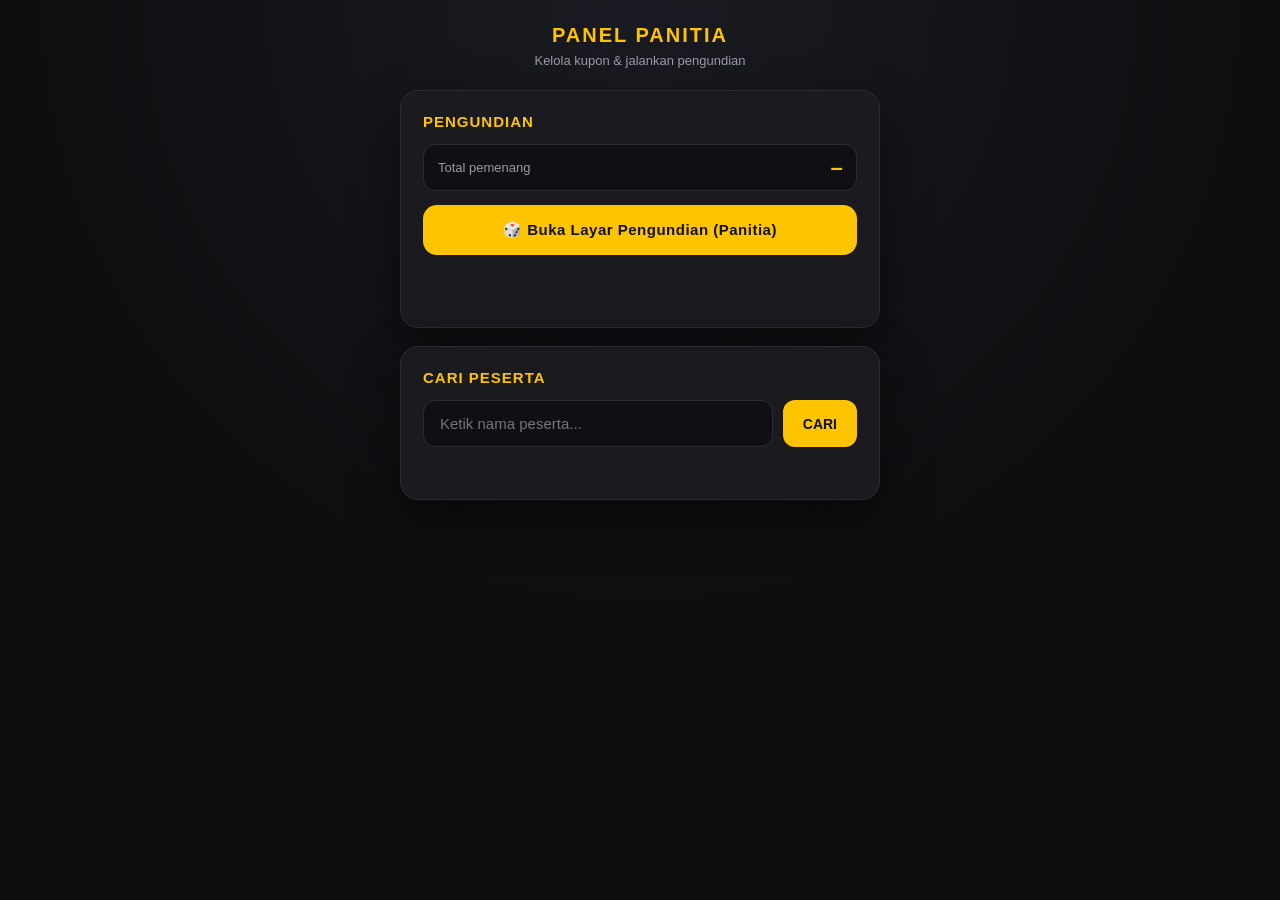
<file: admin.html>
<!DOCTYPE html>
<html lang="id">
<head>
<meta charset="UTF-8">
<meta name="viewport" content="width=device-width, initial-scale=1.0">
<title>Panel Panitia</title>
<style>
  * { box-sizing: border-box; margin: 0; padding: 0; }
  :root {
    --card: #1a1a1f; --border: #2c2c34; --accent: #ffc400;
    --text: #f5f5f5; --muted: #9a9aa5; --danger: #ff5c5c; --ok: #4ade80;
  }
  body {
    font-family: -apple-system, BlinkMacSystemFont, "Segoe UI", Roboto, Arial, sans-serif;
    background: radial-gradient(circle at top, #1a1a22 0%, #0d0d0f 60%);
    color: var(--text); min-height: 100vh;
    display: flex; align-items: flex-start; justify-content: center; padding: 24px;
  }
  .container { width: 100%; max-width: 480px; }

  .header { text-align: center; margin-bottom: 22px; }
  .header h1 { font-size: 20px; letter-spacing: 2px; font-weight: 800; color: var(--accent); }
  .subtitle { margin-top: 6px; font-size: 13px; color: var(--muted); }

  .card {
    background: var(--card); border: 1px solid var(--border); border-radius: 18px;
    padding: 22px; box-shadow: 0 20px 50px rgba(0,0,0,.45); margin-bottom: 18px;
  }

  h2.section-title {
    font-size: 15px; font-weight: 800; color: var(--accent);
    margin-bottom: 14px; letter-spacing: 1px;
  }

  .search-row { display: flex; gap: 10px; }
  .search-row input {
    flex: 1; padding: 14px 16px; border-radius: 12px; border: 1px solid var(--border);
    background: #101014; color: var(--text); font-size: 15px; outline: none;
  }
  .search-row input:focus { border-color: var(--accent); box-shadow: 0 0 0 3px rgba(255,196,0,.15); }
  .search-row button {
    padding: 0 20px; border: none; border-radius: 12px; background: var(--accent);
    color: #111; font-weight: 700; font-size: 14px; cursor: pointer;
  }
  .search-row button:hover { background: #ffd23f; }

  .message { margin-top: 12px; font-size: 13px; text-align: center; min-height: 18px; }
  .message.error { color: var(--danger); }
  .message.ok    { color: var(--ok); }
  .message.info  { color: var(--muted); }

  .result-list { margin-top: 16px; display: flex; flex-direction: column; gap: 12px; }

  .peserta-item {
    border: 1px solid var(--border); border-radius: 14px; padding: 16px;
    background: #101014;
  }
  .peserta-head { display: flex; justify-content: space-between; align-items: center; gap: 10px; }
  .peserta-nama { font-size: 16px; font-weight: 700; color: var(--text); word-break: break-word; }
  .peserta-kupon {
    font-size: 12px; color: var(--accent); white-space: nowrap;
    border: 1px solid var(--accent); border-radius: 999px; padding: 4px 10px;
  }
  .peserta-id { font-size: 11px; color: var(--muted); margin-top: 4px; }

  .nomor-box {
    margin-top: 10px; display: flex; flex-wrap: wrap; gap: 6px;
  }
  .nomor-chip {
    font-size: 12px; letter-spacing: 1px; font-weight: 700; color: var(--accent);
    background: rgba(255,196,0,.1); border-radius: 6px; padding: 4px 8px;
    font-family: monospace;
  }
  .nomor-empty { font-size: 12px; color: var(--muted); }

  .btn-add {
    margin-top: 14px; width: 100%; padding: 13px; border: none; border-radius: 12px;
    background: var(--accent); color: #111; font-weight: 700; font-size: 14px;
    letter-spacing: .5px; cursor: pointer; transition: background .2s, transform .1s;
  }
  .btn-add:hover { background: #ffd23f; }
  .btn-add:active { transform: scale(.98); }
  .btn-add:disabled { opacity: .6; cursor: not-allowed; }

  .loader { text-align: center; color: var(--muted); font-size: 13px; padding: 16px; }

  /* ====== PENGUNDIAN ====== */
  .undian-info {
    display: flex; justify-content: space-between; align-items: center;
    font-size: 13px; color: var(--muted); margin-bottom: 14px;
    background: #101014; border: 1px solid var(--border);
    border-radius: 12px; padding: 12px 14px;
  }
  .undian-info strong { color: var(--accent); font-size: 18px; font-family: monospace; }

  .btn-screen {
    display: block; width: 100%; text-align: center; text-decoration: none;
    padding: 16px; border-radius: 14px;
    background: var(--accent); color: #111;
    font-weight: 800; font-size: 15px; letter-spacing: .5px;
    cursor: pointer; transition: background .2s, transform .1s;
  }
  .btn-screen:hover { background: #ffd23f; }
  .btn-screen:active { transform: scale(.98); }

  .pemenang-terakhir {
    margin-top: 14px; font-size: 13px; color: var(--muted);
    text-align: center; min-height: 36px;
  }
  .pemenang-terakhir b { color: var(--accent); font-family: monospace; letter-spacing: 1px; }
  .pemenang-terakhir .p-nama { color: var(--text); font-weight: 700; }
</style>
</head>
<body>

<div class="container">

  <header class="header">
    <h1>PANEL PANITIA</h1>
    <p class="subtitle">Kelola kupon &amp; jalankan pengundian</p>
  </header>

  <!-- ====== PENGUNDIAN (hanya link, tanpa tombol tarik) ====== -->
  <section class="card">
    <h2 class="section-title">PENGUNDIAN</h2>

    <div class="undian-info">
      <span>Total pemenang</span>
      <strong id="totalPemenang">–</strong>
    </div>

    <a id="btnLayar" class="btn-screen" href="undian.html?mode=panitia" target="_blank" rel="noopener">
      🎲 Buka Layar Pengundian (Panitia)
    </a>

    <div class="pemenang-terakhir" id="pemenangTerakhir"></div>
  </section>

  <!-- ====== CARI PESERTA ====== -->
  <section class="card">
    <h2 class="section-title">CARI PESERTA</h2>
    <div class="search-row">
      <input id="q" type="text" placeholder="Ketik nama peserta..." maxlength="60">
      <button id="btnCari" type="button">CARI</button>
    </div>
    <div id="message" class="message"></div>
  </section>

  <section class="card" id="resultCard" style="display:none;">
    <h2 class="section-title">HASIL PENCARIAN</h2>
    <div class="result-list" id="resultList"></div>
  </section>

</div>

<script>
  var API_URL = "https://script.google.com/macros/s/AKfycbyg3sDxkMVUHMQbQGFZIXdOfhm2VACuM-rr8FMYO12eBlpEa3REXJ-ctN5HlqXok1lCUw/exec";

  // >>> TAMBAHAN: jumlah kupon per klik (samakan dgn Code.gs)
  var KUPON_PER_KLIK = 5;

  window.addEventListener("DOMContentLoaded", function () {
    var elQ       = document.getElementById("q");
    var btnCari   = document.getElementById("btnCari");
    var elMsg     = document.getElementById("message");
    var resCard   = document.getElementById("resultCard");
    var resList   = document.getElementById("resultList");

    var elTotal    = document.getElementById("totalPemenang");
    var elTerakhir = document.getElementById("pemenangTerakhir");

    btnCari.addEventListener("click", cari);
    elQ.addEventListener("keydown", function (e) { if (e.key === "Enter") cari(); });

    function setMessage(text, type) {
      elMsg.textContent = text;
      elMsg.className = "message" + (type ? " " + type : "");
    }

    function apiPost(payload) {
      return fetch(API_URL, {
        method: "POST",
        headers: { "Content-Type": "text/plain;charset=utf-8" },
        body: JSON.stringify(payload)
      }).then(function (r) { return r.json(); });
    }

    /* ================= CARI PESERTA ================= */
    function cari() {
      var q = elQ.value.trim();
      if (!q) { setMessage("Ketik nama dulu.", "error"); return; }

      setMessage("Mencari...", "info");
      btnCari.disabled = true;

      apiPost({ aksi: "cariPeserta", q: q })
        .then(function (data) {
          btnCari.disabled = false;
          if (!data.success) { setMessage(data.message || "Gagal.", "error"); return; }

          if (!data.hasil || data.hasil.length === 0) {
            resCard.style.display = "none";
            setMessage("Tidak ada peserta dengan nama itu.", "error");
            return;
          }

          setMessage(data.hasil.length + " peserta ditemukan.", "ok");
          renderHasil(data.hasil);
        })
        .catch(function (err) {
          console.error(err);
          btnCari.disabled = false;
          setMessage("Gagal terhubung ke server.", "error");
        });
    }

    function renderHasil(list) {
      resList.innerHTML = "";
      resCard.style.display = "block";

      list.forEach(function (p) {
        var item = document.createElement("div");
        item.className = "peserta-item";

        var head = document.createElement("div");
        head.className = "peserta-head";

        var nama = document.createElement("div");
        nama.className = "peserta-nama";
        nama.textContent = p.nama;

        var kupon = document.createElement("div");
        kupon.className = "peserta-kupon";
        kupon.textContent = p.jumlahKupon + " kupon";

        head.appendChild(nama);
        head.appendChild(kupon);

        var idEl = document.createElement("div");
        idEl.className = "peserta-id";
        idEl.textContent = p.idPeserta;

        var nomorBox = document.createElement("div");
        nomorBox.className = "nomor-box";

        if (p.nomorUndianList && p.nomorUndianList.length) {
          p.nomorUndianList.forEach(function (n) {
            var chip = document.createElement("span");
            chip.className = "nomor-chip";
            chip.textContent = n;
            nomorBox.appendChild(chip);
          });
        } else {
          var empty = document.createElement("span");
          empty.className = "nomor-empty";
          empty.textContent = "Belum ada kupon";
          nomorBox.appendChild(empty);
        }

        var btn = document.createElement("button");
        btn.className = "btn-add";
        btn.type = "button";
        btn.textContent = "＋ Tambah " + KUPON_PER_KLIK + " Kupon";
        btn.addEventListener("click", function () {
          tambahKupon(p, btn);
        });

        item.appendChild(head);
        item.appendChild(idEl);
        item.appendChild(nomorBox);
        item.appendChild(btn);
        resList.appendChild(item);
      });
    }

    function tambahKupon(p, btn) {
      btn.disabled = true;
      btn.textContent = "MEMPROSES...";
      setMessage("Menambah " + KUPON_PER_KLIK + " kupon untuk " + p.nama + "...", "info");

      apiPost({ aksi: "tambahKupon", idPeserta: p.idPeserta })
        .then(function (data) {
          if (!data.success) {
            setMessage(data.message || "Gagal menambah kupon.", "error");
            btn.disabled = false;
            btn.textContent = "＋ Tambah " + KUPON_PER_KLIK + " Kupon";
            return;
          }
          setMessage(data.message + " (total " + data.totalKupon + " kupon)", "ok");

          p.jumlahKupon  = data.totalKupon;
          p.nomorUndianList = (p.nomorUndianList || []).concat(data.nomorBaru);

          var item = btn.closest(".peserta-item");
          item.querySelector(".peserta-kupon").textContent = p.jumlahKupon + " kupon";

          var nomorBox = item.querySelector(".nomor-box");
          var empty = nomorBox.querySelector(".nomor-empty");
          if (empty) empty.remove();
          data.nomorBaru.forEach(function (n) {
            var chip = document.createElement("span");
            chip.className = "nomor-chip";
            chip.textContent = n;
            nomorBox.appendChild(chip);
          });

          btn.disabled = false;
          btn.textContent = "＋ Tambah " + KUPON_PER_KLIK + " Kupon";
        })
        .catch(function (err) {
          console.error(err);
          setMessage("Gagal terhubung ke server.", "error");
          btn.disabled = false;
          btn.textContent = "＋ Tambah " + KUPON_PER_KLIK + " Kupon";
        });
    }

    /* ================= UNDIAN (statistik saja) ================= */
    function muatStatistikUndian() {
      apiPost({ aksi: "riwayatPemenang" })
        .then(function (data) {
          if (!data.success) return;
          var list = data.pemenang || [];
          elTotal.textContent = list.length;

          if (list.length > 0) {
            var t = list[list.length - 1];
            elTerakhir.innerHTML =
              'Pemenang terakhir: <b>' + t.nomorUndian + '</b> ' +
              '<span class="p-nama">' + t.nama + '</span>';
          } else {
            elTerakhir.textContent = "Belum ada pemenang.";
          }
        })
        .catch(function () { /* abaikan */ });
    }

    // Muat statistik saat halaman dibuka
    muatStatistikUndian();
  });
</script>

</body>
</html>
</file>
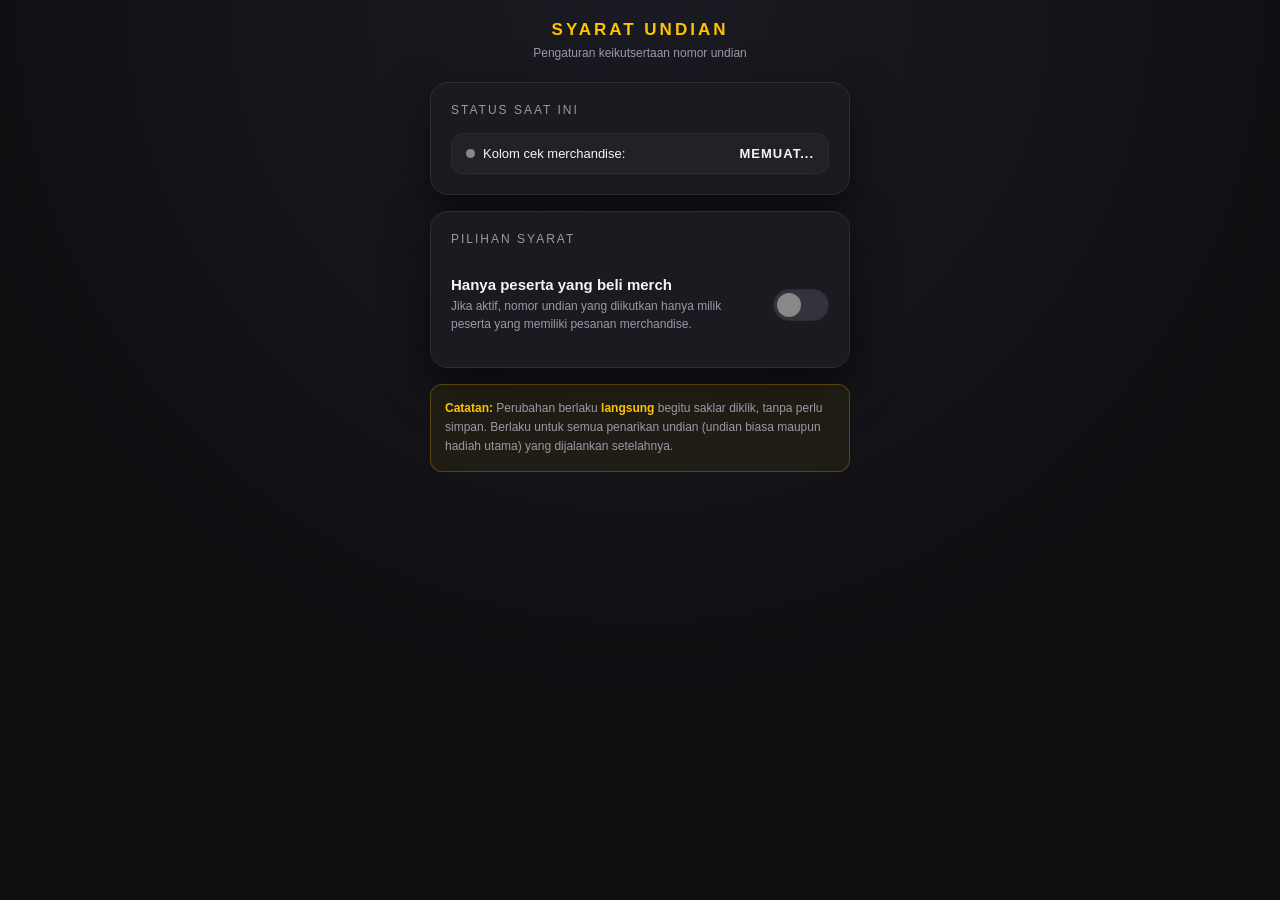
<file: syarat.html>
<!DOCTYPE html>
<html lang="id">
<head>
<meta charset="UTF-8">
<meta name="viewport" content="width=device-width, initial-scale=1.0, maximum-scale=1.0, user-scalable=no">
<title>Syarat Undian</title>
<style>
  * { box-sizing: border-box; margin: 0; padding: 0; }
  :root {
    --bg: #0f0f12; --card: #1a1a20; --border: #2c2c34;
    --accent: #ffc400; --text: #f5f5f5; --muted: #9a9aa5; --ok: #4ade80;
  }
  body {
    font-family: -apple-system, BlinkMacSystemFont, "Segoe UI", Roboto, Arial, sans-serif;
    background: radial-gradient(circle at top, #1a1a22 0%, #0f0f12 65%);
    color: var(--text); min-height: 100vh; padding: 20px;
    display: flex; flex-direction: column; align-items: center;
  }
  .container { width: 100%; max-width: 420px; }
  .header { text-align: center; margin-bottom: 22px; }
  .header h1 { font-size: 17px; letter-spacing: 3px; font-weight: 800; color: var(--accent); }
  .header .sub { margin-top: 6px; font-size: 12px; color: var(--muted); }
  .card {
    background: var(--card); border: 1px solid var(--border);
    border-radius: 18px; padding: 20px; margin-bottom: 16px;
    box-shadow: 0 18px 45px rgba(0,0,0,.5);
  }
  .card-title { font-size: 12px; letter-spacing: 2px; color: var(--muted); margin-bottom: 16px; }
  .switch-row {
    display: flex; align-items: center; justify-content: space-between;
    gap: 16px; padding: 14px 0;
  }
  .switch-label { flex: 1; min-width: 0; }
  .switch-label .t { font-size: 15px; font-weight: 700; }
  .switch-label .d { font-size: 12px; color: var(--muted); margin-top: 4px; line-height: 1.5; }
  .switch {
    position: relative; width: 56px; height: 32px; flex-shrink: 0;
    border-radius: 999px; background: #33333c; border: 1px solid var(--border);
    cursor: pointer; transition: background .25s, border-color .25s;
  }
  .switch::after {
    content: ""; position: absolute; top: 3px; left: 3px;
    width: 24px; height: 24px; border-radius: 50%; background: #888;
    transition: transform .25s, background .25s;
  }
  .switch.on { background: rgba(74,222,128,.2); border-color: rgba(74,222,128,.6); }
  .switch.on::after { transform: translateX(24px); background: var(--ok); }
  .switch.off { background: rgba(255,92,92,.12); border-color: rgba(255,92,92,.4); }
  .switch.off::after { background: #ff5c5c; }
  .switch:active { transform: scale(.96); }
  .status {
    display: flex; align-items: center; gap: 8px;
    font-size: 13px; padding: 12px 14px; border-radius: 12px;
    background: rgba(255,255,255,.03); border: 1px solid var(--border);
  }
  .dot { width: 9px; height: 9px; border-radius: 50%; background: #888; flex-shrink: 0; }
  .dot.aktif { background: var(--ok); box-shadow: 0 0 10px var(--ok); animation: blink 1.4s infinite; }
  .dot.nonaktif { background: #ff5c5c; }
  @keyframes blink { 0%,100% { opacity: 1; } 50% { opacity: .35; } }
  .status b { color: var(--text); }
  .status .val { margin-left: auto; font-weight: 800; letter-spacing: 1px; }
  .val.aktif { color: var(--ok); }
  .val.nonaktif { color: #ff5c5c; }
  .info {
    font-size: 12px; color: var(--muted); line-height: 1.6;
    background: rgba(255,196,0,.06); border: 1px solid rgba(255,196,0,.25);
    border-radius: 12px; padding: 14px;
  }
  .info b { color: var(--accent); }
</style>
</head>
<body>
<div class="container">
  <header class="header">
    <h1>SYARAT UNDIAN</h1>
    <div class="sub">Pengaturan keikutsertaan nomor undian</div>
  </header>

  <div class="card">
    <div class="card-title">STATUS SAAT INI</div>
    <div class="status">
      <span class="dot" id="statDot"></span>
      <span>Kolom cek merchandise:</span>
      <span class="val" id="statVal">MEMUAT...</span>
    </div>
  </div>

  <div class="card">
    <div class="card-title">PILIHAN SYARAT</div>
    <div class="switch-row">
      <div class="switch-label">
        <div class="t">Hanya peserta yang beli merch</div>
        <div class="d">Jika aktif, nomor undian yang diikutkan hanya milik peserta yang memiliki pesanan merchandise.</div>
      </div>
      <div class="switch" id="swMerch" role="switch" aria-checked="false"></div>
    </div>
  </div>

  <div class="info">
    <b>Catatan:</b> Perubahan berlaku <b>langsung</b> begitu saklar diklik, tanpa perlu simpan.
    Berlaku untuk semua penarikan undian (undian biasa maupun hadiah utama) yang dijalankan setelahnya.
  </div>
</div>

<script>
  var API_URL = "https://script.google.com/macros/s/AKfycbyg3sDxkMVUHMQbQGFZIXdOfhm2VACuM-rr8FMYO12eBlpEa3REXJ-ctN5HlqXok1lCUw/exec";

  var swMerch = document.getElementById("swMerch");
  var statDot = document.getElementById("statDot");
  var statVal = document.getElementById("statVal");
  var memuat  = false;

  function renderStatus(aktif) {
    if (aktif) {
      swMerch.classList.add("on");
      swMerch.classList.remove("off");
      swMerch.setAttribute("aria-checked", "true");
      statDot.className = "dot aktif";
      statVal.className = "val aktif";
      statVal.textContent = "AKTIF";
    } else {
      swMerch.classList.add("off");
      swMerch.classList.remove("on");
      swMerch.setAttribute("aria-checked", "false");
      statDot.className = "dot nonaktif";
      statVal.className = "val nonaktif";
      statVal.textContent = "NONAKTIF";
    }
  }

  function ambilStatus() {
    fetch(API_URL, {
      method: "POST",
      headers: { "Content-Type": "text/plain;charset=utf-8" },
      body: JSON.stringify({ aksi: "ambilSyarat" })
    })
    .then(function (r) { return r.json(); })
    .then(function (data) {
      if (data && data.success) renderStatus(!!data.hanyaBeliMerch);
    })
    .catch(function () {});
  }

  function setStatus(aktif) {
    if (memuat) return;
    memuat = true;
    swMerch.style.opacity = ".6";

    fetch(API_URL, {
      method: "POST",
      headers: { "Content-Type": "text/plain;charset=utf-8" },
      body: JSON.stringify({ aksi: "simpanSyarat", hanyaBeliMerch: aktif })
    })
    .then(function (r) { return r.json(); })
    .then(function (data) {
      if (data && data.success) renderStatus(!!data.hanyaBeliMerch);
      else alert("Gagal menyimpan syarat.");
    })
    .catch(function () { alert("Gagal terhubung ke server."); })
    .then(function () {
      memuat = false;
      swMerch.style.opacity = "1";
    });
  }

  swMerch.addEventListener("click", function () {
    setStatus(!swMerch.classList.contains("on"));
  });

  ambilStatus();
</script>
</body>
</html>
</file>
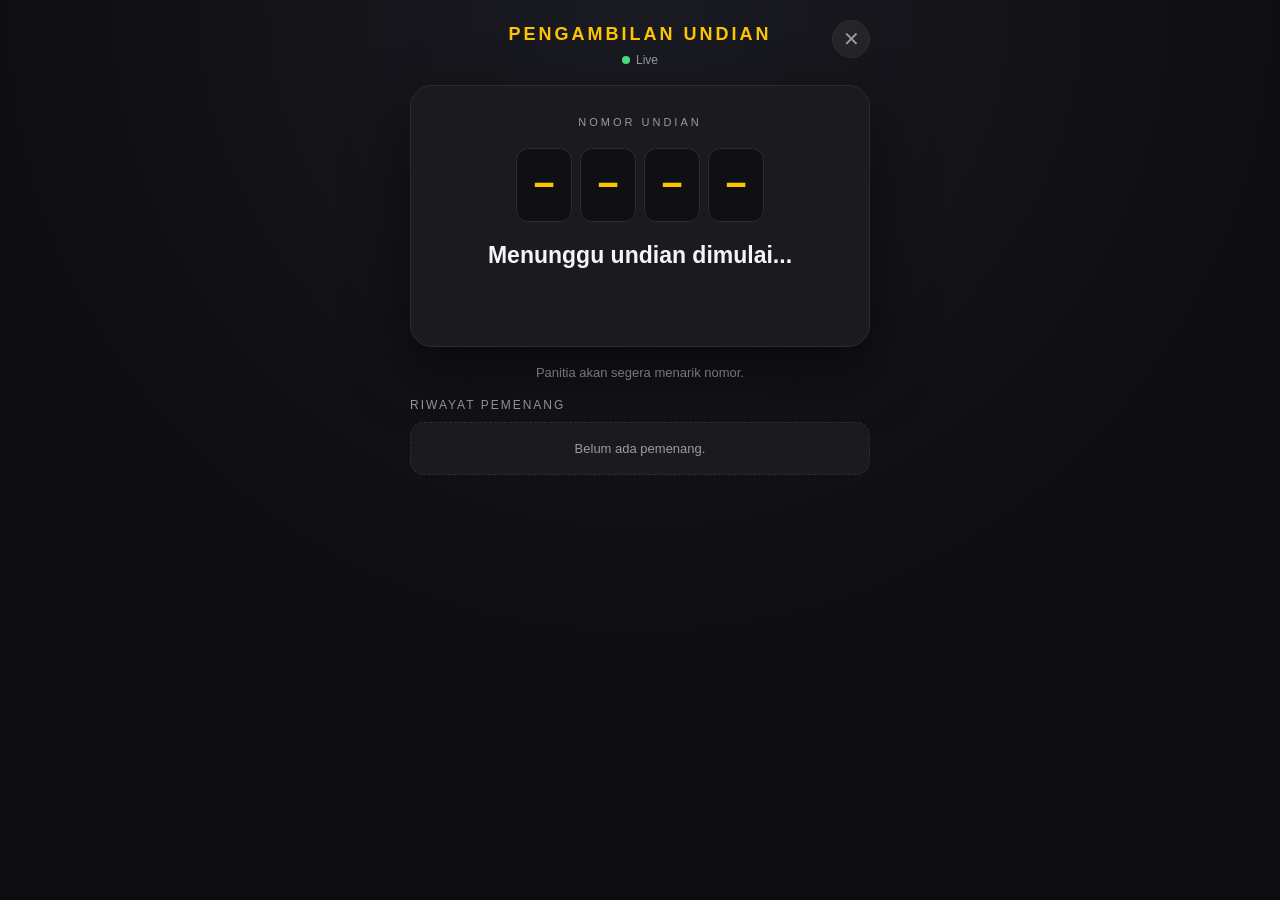
<file: undian.html>
<!DOCTYPE html>
<html lang="id">
<head>
<meta charset="UTF-8">
<meta name="viewport" content="width=device-width, initial-scale=1.0, maximum-scale=1.0, user-scalable=no">
<title>Pengambilan Undian</title>
<style>
  * { box-sizing: border-box; margin: 0; padding: 0; }
  :root {
    --bg: #0d0d0f; --card: #1a1a1f; --border: #2c2c34;
    --accent: #ffc400; --text: #f5f5f5; --muted: #9a9aa5; --ok: #4ade80;
  }
  body {
    font-family: -apple-system, BlinkMacSystemFont, "Segoe UI", Roboto, Arial, sans-serif;
    background: radial-gradient(circle at top, #1a1a22 0%, #0d0d0f 65%);
    color: var(--text); min-height: 100vh; padding: 20px;
    display: flex; flex-direction: column; align-items: center;
    overflow-x: hidden;
  }
  .container { width: 100%; max-width: 460px; position: relative; z-index: 2; }
  .btn-close {
    position: absolute; top: 0; right: 0;
    width: 38px; height: 38px; border-radius: 50%;
    background: rgba(255,255,255,.06); border: 1px solid var(--border);
    color: var(--muted); font-size: 20px; line-height: 1;
    display: flex; align-items: center; justify-content: center;
    cursor: pointer; text-decoration: none;
    transition: background .2s, color .2s, border-color .2s;
  }
  .btn-close:hover { background: rgba(255,92,92,.15); color: #ff5c5c; border-color: rgba(255,92,92,.4); }
  .header { text-align: center; margin-bottom: 18px; padding-top: 4px; }
  .header h1 { font-size: 18px; letter-spacing: 3px; font-weight: 800; color: var(--accent); }
  .header .stats { margin-top: 8px; font-size: 12px; color: var(--muted); }
  .dot-live {
    display: inline-block; width: 8px; height: 8px; border-radius: 50%;
    background: var(--ok); margin-right: 6px; animation: blink 1.2s infinite;
  }
  @keyframes blink { 0%,100% { opacity: 1; } 50% { opacity: .25; } }
  .slot-card {
    background: var(--card); border: 1px solid var(--border); border-radius: 22px;
    padding: 30px 18px; text-align: center; margin-bottom: 18px;
    box-shadow: 0 24px 60px rgba(0,0,0,.5);
    position: relative; overflow: hidden;
    transition: border-color .4s, box-shadow .4s;
  }
  .slot-card.rolling {
    border-color: rgba(255,196,0,.5);
    box-shadow: 0 0 50px rgba(255,196,0,.25), 0 24px 60px rgba(0,0,0,.5);
  }
  .slot-card.win {
    border-color: rgba(74,222,128,.7);
    box-shadow: 0 0 60px rgba(74,222,128,.4), 0 24px 60px rgba(0,0,0,.5);
    animation: winPulse 1.2s ease;
  }
  @keyframes winPulse { 0% { transform: scale(1); } 40% { transform: scale(1.04); } 100% { transform: scale(1); } }
  .slot-label { font-size: 11px; letter-spacing: 3px; color: var(--muted); margin-bottom: 18px; }
  .digit-row { display: flex; justify-content: center; gap: 8px; margin-bottom: 6px; min-height: 78px; align-items: center; }
  .digit-box {
    width: 56px; height: 74px; border-radius: 12px;
    background: #101014; border: 1px solid var(--border);
    display: flex; align-items: center; justify-content: center;
    font-size: 42px; font-weight: 900; font-family: "Courier New", monospace;
    color: var(--accent); overflow: hidden; position: relative;
    transition: border-color .3s, box-shadow .3s, background .3s;
  }
  .digit-box.roll { border-color: rgba(255,196,0,.45); box-shadow: inset 0 0 20px rgba(255,196,0,.15); }
  .digit-box.hit { border-color: var(--ok); background: rgba(74,222,128,.1); box-shadow: 0 0 24px rgba(74,222,128,.5); }
  .slot-nama { margin-top: 18px; font-size: 23px; font-weight: 800; color: var(--text); min-height: 32px; word-break: break-word; }
  .slot-nama.reveal { animation: reveal .7s cubic-bezier(.2,1.3,.4,1); }
  @keyframes reveal {
    0% { transform: scale(.5) translateY(10px); opacity: 0; }
    60% { transform: scale(1.12); opacity: 1; }
    100% { transform: scale(1); }
  }
  .slot-badge {
    display: inline-block; margin-top: 14px; padding: 7px 18px; border-radius: 999px;
    font-size: 11px; letter-spacing: 3px; font-weight: 800;
    background: rgba(74,222,128,.15); color: var(--ok);
    border: 1px solid rgba(74,222,128,.4);
    opacity: 0; transform: translateY(8px);
    transition: opacity .4s, transform .4s;
  }
  .slot-badge.show { opacity: 1; transform: translateY(0); }
  .waiting { font-size: 13px; color: var(--muted); text-align: center; margin-bottom: 18px; }
  .btn-tarik {
    display: none; width: 100%; padding: 18px; margin-bottom: 18px;
    border: none; border-radius: 16px;
    background: var(--accent); color: #111;
    font-weight: 800; font-size: 17px; letter-spacing: 1px;
    cursor: pointer; transition: background .2s, transform .1s;
  }
  .btn-tarik.show { display: block; }
  .btn-tarik:hover { background: #ffd23f; }
  .btn-tarik:active { transform: scale(.98); }
  .btn-tarik:disabled { opacity: .6; cursor: not-allowed; }
  .btn-refresh {
    display: none; width: 100%; padding: 13px; margin-bottom: 18px;
    border: 1px solid var(--border); border-radius: 14px;
    background: rgba(255,255,255,.05); color: var(--muted);
    font-weight: 700; font-size: 14px; letter-spacing: 1px;
    cursor: pointer; transition: background .2s, color .2s, border-color .2s, transform .1s;
  }
  .btn-refresh.show { display: block; }
  .btn-refresh:hover { background: rgba(255,196,0,.12); color: var(--accent); border-color: rgba(255,196,0,.45); }
  .btn-refresh:active { transform: scale(.98); }
  .btn-refresh:disabled { opacity: .6; cursor: not-allowed; }
  .btn-refresh .spin { display: inline-block; animation: spinRefresh .7s linear infinite; }
  @keyframes spinRefresh { from { transform: rotate(0deg); } to { transform: rotate(360deg); } }
  .riwayat-title { font-size: 12px; letter-spacing: 2px; color: var(--muted); margin: 6px 0 10px; text-align: left; }
  .riwayat-list { display: flex; flex-direction: column; gap: 8px; }
  .riwayat-item {
    display: flex; align-items: center; gap: 12px;
    background: var(--card); border: 1px solid var(--border);
    border-radius: 14px; padding: 12px 14px; animation: slideIn .4s ease;
  }
  @keyframes slideIn { from { opacity: 0; transform: translateY(-8px); } to { opacity: 1; transform: translateY(0); } }
  .riwayat-no {
    width: 28px; height: 28px; border-radius: 50%; background: var(--accent);
    color: #111; font-weight: 900; font-size: 13px;
    display: flex; align-items: center; justify-content: center; flex-shrink: 0;
  }
  .riwayat-info { flex: 1; min-width: 0; }
  .riwayat-nomor { font-family: "Courier New", monospace; font-size: 15px; font-weight: 800; color: var(--accent); letter-spacing: 2px; }
  .riwayat-nama { font-size: 14px; color: var(--text); margin-top: 2px; white-space: nowrap; overflow: hidden; text-overflow: ellipsis; }
  .riwayat-empty {
    font-size: 13px; color: var(--muted); background: var(--card);
    border: 1px dashed var(--border); border-radius: 14px; padding: 18px; text-align: center;
  }
  .confetti-layer { position: fixed; inset: 0; pointer-events: none; z-index: 999; overflow: hidden; }
  .confetti { position: absolute; width: 9px; height: 14px; opacity: .95; animation: confettiFall linear forwards; }
  @keyframes confettiFall {
    0% { transform: translateY(-30px) rotate(0deg); opacity: 1; }
    100% { transform: translateY(105vh) rotate(720deg); opacity: 0; }
  }
  .mode-badge {
    display: none; margin-bottom: 14px; text-align: center;
    font-size: 11px; letter-spacing: 2px; font-weight: 800;
    color: var(--accent); background: rgba(255,196,0,.1);
    border: 1px solid rgba(255,196,0,.35); border-radius: 999px;
    padding: 7px 16px;
  }
  .mode-badge.show { display: inline-block; }
</style>
</head>
<body>
<div class="container">
  <a class="btn-close" href="javascript:void(0)" id="btnClose" title="Tutup">✕</a>
  <header class="header">
    <h1>PENGAMBILAN UNDIAN</h1>
    <div class="stats"><span class="dot-live"></span><span id="statLive">Live</span></div>
  </header>
  <div class="mode-badge" id="modeBadge">MODE PANITIA</div>
  <section class="slot-card" id="slotCard">
    <div class="slot-label">NOMOR UNDIAN</div>
    <div class="digit-row" id="digitRow">
      <div class="digit-box"><span class="digit-inner" data-i="0">–</span></div>
      <div class="digit-box"><span class="digit-inner" data-i="1">–</span></div>
      <div class="digit-box"><span class="digit-inner" data-i="2">–</span></div>
      <div class="digit-box"><span class="digit-inner" data-i="3">–</span></div>
    </div>
    <div class="slot-nama" id="slotNama">Menunggu undian dimulai...</div>
    <div class="slot-badge" id="slotBadge">PEMENANG</div>
  </section>
  <button class="btn-tarik" id="btnTarik" type="button">🎲 TARIK NOMOR UNDIAN</button>
  <button class="btn-refresh" id="btnRefresh" type="button"><span id="btnRefreshIcon">⟳</span> MUAT ULANG DATA</button>
  <div class="waiting" id="waitingText">Panitia akan segera menarik nomor.</div>
  <div class="riwayat-title">RIWAYAT PEMENANG</div>
  <div class="riwayat-list" id="riwayatList">
    <div class="riwayat-empty">Belum ada pemenang.</div>
  </div>
</div>
<div class="confetti-layer" id="confettiLayer"></div>

<script>
  var API_URL = "https://script.google.com/macros/s/AKfycbyg3sDxkMVUHMQbQGFZIXdOfhm2VACuM-rr8FMYO12eBlpEa3REXJ-ctN5HlqXok1lCUw/exec";
  var POLL_MS = 1500;
  var DURASI_ANIMASI = 9000;
  var params     = new URLSearchParams(window.location.search);
  var MODE       = (params.get("mode") || "peserta").toLowerCase();
  var IS_PANITIA = (MODE === "panitia");
  var CHARS = "ABCDEFGHIJKLMNOPQRSTUVWXYZ0123456789";

  var jumlahPemenangDikenal = -1;
  var sudahInit   = false;
  var isAnimating = false;
  var isDrawing   = false;
  var pendingRiwayat = null;

  var nomorSudahDianimasikan = null;   // nomor terakhir yang sudah diputar di tab INI
  var menulisPemenang = false;         // true selama panitia menulis via tombol

  /* sinkronisasi jam */
  var offsetJamServer = 0;
  var timerJadwal = null;

  var elCard    = document.getElementById("slotCard");
  var elNama    = document.getElementById("slotNama");
  var elBadge   = document.getElementById("slotBadge");
  var elWait    = document.getElementById("waitingText");
  var elRiwayat = document.getElementById("riwayatList");
  var elLive    = document.getElementById("statLive");
  var elConfetti= document.getElementById("confettiLayer");
  var btnTarik  = document.getElementById("btnTarik");
  var btnRefresh= document.getElementById("btnRefresh");
  var digitBoxes  = Array.prototype.slice.call(document.querySelectorAll(".digit-box"));
  var digitInners = Array.prototype.slice.call(document.querySelectorAll(".digit-inner"));

  function acakChar() { return CHARS.charAt(Math.floor(Math.random() * CHARS.length)); }
  function setDigit(i, ch) { digitInners[i].textContent = ch; }
  function resetDigits() {
    digitBoxes.forEach(function (b) { b.classList.remove("roll", "hit"); });
    digitInners.forEach(function (d) { d.textContent = "–"; });
  }

  function nowServer() { return Date.now() + offsetJamServer; }

  function sinkronJamServer() {
    fetch(API_URL, {
      method: "POST",
      headers: { "Content-Type": "text/plain;charset=utf-8" },
      body: JSON.stringify({ aksi: "waktuServer" })
    })
    .then(function (r) { return r.json(); })
    .then(function (data) {
      if (!data || !data.success) return;
      offsetJamServer = data.now - Date.now();
    })
    .catch(function () {});
  }

  function terapkanMode() {
    if (IS_PANITIA) {
      btnTarik.classList.add("show");
      btnRefresh.classList.add("show");
      document.getElementById("modeBadge").classList.add("show");
      elWait.textContent = "Tekan tombol untuk menarik nomor.";
    } else {
      btnTarik.classList.remove("show");
      btnRefresh.classList.remove("show");
      document.getElementById("modeBadge").classList.remove("show");
    }
  }

  document.getElementById("btnClose").addEventListener("click", function () {
    if (document.referrer && document.referrer !== "") window.location.href = document.referrer;
    else if (window.history.length > 1) window.history.back();
    else window.close();
  });

  function fetchRiwayat() {
    if (isAnimating) return;
    fetch(API_URL, {
      method: "POST",
      headers: { "Content-Type": "text/plain;charset=utf-8" },
      body: JSON.stringify({ aksi: "riwayatPemenang" })
    })
    .then(function (r) { return r.json(); })
    .then(function (data) {
      if (!data.success) return;
      if (isAnimating) return;
      var list  = data.pemenang || [];
      var total = list.length;
      elLive.textContent = "Live · " + total + " pemenang";

      if (!sudahInit) {
        sudahInit = true;
        jumlahPemenangDikenal = total;
        if (total > 0) {
          var last0 = list[total - 1];
          tampilStatis(last0.nomorUndian, last0.nama);
          nomorSudahDianimasikan = last0.nomorUndian;
        }
        renderRiwayat(list);
        return;
      }

      if (total > jumlahPemenangDikenal) {
        jumlahPemenangDikenal = total;
        var terakhir = list[total - 1];

        if (IS_PANITIA) {
          renderRiwayat(list);
          if (!isDrawing) elWait.textContent = "Menunggu undian berikutnya...";
          return;
        }

        if (menulisPemenang) return;
        if (nomorSudahDianimasikan === terakhir.nomorUndian) {
          renderRiwayat(list);
          return;
        }

        nomorSudahDianimasikan = terakhir.nomorUndian;
        pendingRiwayat = list;
        jadwalkanAnimasi(terakhir.nomorUndian, terakhir.nama, terakhir.waktuAnimasi);
        return;
      }

      jumlahPemenangDikenal = total;
      renderRiwayat(list);
      if (!isDrawing && !IS_PANITIA) elWait.textContent = "Menunggu undian berikutnya...";
    })
    .catch(function () {});
  }

  function tampilStatis(nomor, nama) {
    var arr = String(nomor).toUpperCase().split("");
    for (var i = 0; i < 4; i++) setDigit(i, arr[i] || "–");
    elNama.textContent = nama;
    elBadge.classList.add("show");
  }

  /* Tunggu waktu absolut target, lalu tampilkan */
  function jadwalkanAnimasi(nomor, nama, waktuAnimasi) {
    if (timerJadwal) { clearTimeout(timerJadwal); timerJadwal = null; }

    elBadge.classList.remove("show");
    elCard.classList.remove("win");
    elWait.textContent = "Bersiap... undian segera dimulai.";

    var waktu = Number(waktuAnimasi) || 0;
    if (waktu <= 0) {
      jalankanAnimasi(nomor, nama);
      return;
    }

    var sisa = waktu - nowServer();
    if (sisa < 0) sisa = 0;
    if (sisa > 60000) sisa = 60000;

    isAnimating = true;   // kunci selama masa tunggu agar polling diam
    timerJadwal = setTimeout(function () {
      timerJadwal = null;
      isAnimating = false;
      jalankanAnimasi(nomor, nama);
    }, sisa);
  }

  function jalankanAnimasi(nomorFinal, namaFinal) {
    if (isAnimating) return;
    isAnimating = true;
    elBadge.classList.remove("show");
    elCard.classList.remove("win");
    elCard.classList.add("rolling");
    elNama.textContent = "";
    elWait.textContent = "Sedang mengacak nomor...";
    resetDigits();

    var finalArr = String(nomorFinal).toUpperCase().split("");
    var ticker = setInterval(function () {
      for (var i = 0; i < 4; i++) setDigit(i, acakChar());
    }, 60);
    digitBoxes.forEach(function (box) { box.classList.add("roll"); });

    setTimeout(function () {
      clearInterval(ticker);
      digitBoxes.forEach(function (box, i) {
        box.classList.remove("roll");
        box.classList.add("hit");
        setDigit(i, finalArr[i] || "–");
      });
      finishReveal(namaFinal);
    }, DURASI_ANIMASI);
  }

  function finishReveal(nama) {
    elCard.classList.remove("rolling");
    elCard.classList.add("win");
    elNama.textContent = nama;
    elNama.classList.remove("reveal");
    void elNama.offsetWidth;
    elNama.classList.add("reveal");
    elBadge.classList.add("show");
    elWait.textContent = "Menunggu undian berikutnya...";
    ledakkanConfetti();
    isAnimating = false;
    if (pendingRiwayat) {
      renderRiwayat(pendingRiwayat);
      pendingRiwayat = null;
    }
  }

  function ledakkanConfetti() {
    var warna = ["#ffc400", "#4ade80", "#f5f5f5", "#ff5c5c", "#5cc8ff"];
    for (var i = 0; i < 60; i++) {
      (function (i) {
        setTimeout(function () {
          var c = document.createElement("div");
          c.className = "confetti";
          c.style.left = Math.random() * 100 + "vw";
          c.style.background = warna[Math.floor(Math.random() * warna.length)];
          c.style.animationDuration = (2 + Math.random() * 1.8) + "s";
          c.style.width = (6 + Math.random() * 7) + "px";
          c.style.height = (10 + Math.random() * 9) + "px";
          elConfetti.appendChild(c);
          setTimeout(function () { c.remove(); }, 4200);
        }, i * 35);
      })(i);
    }
  }

  function renderRiwayat(list) {
    if (!list || list.length === 0) {
      elRiwayat.innerHTML = '<div class="riwayat-empty">Belum ada pemenang.</div>';
      return;
    }
    elRiwayat.innerHTML = "";
    list.slice().reverse().forEach(function (p, idx) {
      var no = list.length - idx;
      var item = document.createElement("div");
      item.className = "riwayat-item";
      var badge = document.createElement("div");
      badge.className = "riwayat-no";
      badge.textContent = no;
      var info = document.createElement("div");
      info.className = "riwayat-info";
      var nm = document.createElement("div");
      nm.className = "riwayat-nomor";
      nm.textContent = p.nomorUndian;
      var na = document.createElement("div");
      na.className = "riwayat-nama";
      na.textContent = p.nama;
      info.appendChild(nm);
      info.appendChild(na);
      item.appendChild(badge);
      item.appendChild(info);
      elRiwayat.appendChild(item);
    });
  }

  function acakFisherYates(arr) {
    var a = arr.slice();
    for (var i = a.length - 1; i > 0; i--) {
      var j = Math.floor(Math.random() * (i + 1));
      var tmp = a[i]; a[i] = a[j]; a[j] = tmp;
    }
    return a;
  }

  btnTarik.addEventListener("click", function () {
    if (!IS_PANITIA) return;
    if (isDrawing) return;
    if (!confirm("Tarik 1 nomor undian sekarang?")) return;

    isDrawing = true;
    menulisPemenang = true;
    btnTarik.disabled = true;
    btnTarik.textContent = "⏳ MENGACAK...";
    elWait.textContent = "Mengambil daftar nomor...";

    fetch(API_URL, {
      method: "POST",
      headers: { "Content-Type": "text/plain;charset=utf-8" },
      body: JSON.stringify({ aksi: "ambilKandidatUndian" })
    })
    .then(function (r) { return r.json(); })
    .then(function (data) {
      if (!data.success || !data.kandidat || data.kandidat.length === 0) {
        alert("Tidak ada nomor valid yang tersisa untuk diundi.");
        batalTombol();
        return;
      }
      var teracak = acakFisherYates(data.kandidat);
      var pilihan = teracak[0];
      elWait.textContent = "Menentukan pemenang...";

      return fetch(API_URL, {
        method: "POST",
        headers: { "Content-Type": "text/plain;charset=utf-8" },
        body: JSON.stringify({
          aksi: "tulisPemenang",
          nomorUndian: pilihan.nomor,
          idPeserta: pilihan.idPeserta
        })
      })
      .then(function (r) { return r.json(); });
    })
    .then(function (hasil) {
      if (!hasil) return;
      if (!hasil.success) {
        alert("Gagal menulis pemenang:\n\n" + (hasil.message || "Tidak diketahui."));
        batalTombol();
        return;
      }
      jumlahPemenangDikenal = jumlahPemenangDikenal < 0 ? 1 : jumlahPemenangDikenal + 1;
      nomorSudahDianimasikan = hasil.nomorUndian;
      pendingRiwayat = null;
      batalTombol();               // tombol aktif kembali sebelum animasi
      jadwalkanAnimasi(hasil.nomorUndian, hasil.nama, hasil.waktuAnimasi);
    })
    .catch(function (err) {
      console.error(err);
      alert("Gagal terhubung ke server.");
      batalTombol();
    });
  });

  /* ====== TOMBOL MUAT ULANG DATA ====== */
  btnRefresh.addEventListener("click", function () {
    if (isAnimating) {
      alert("Tunggu sampai animasi undian selesai.");
      return;
    }

    btnRefresh.disabled = true;
    var icon = document.getElementById("btnRefreshIcon");
    icon.classList.add("spin");
    elWait.textContent = "Memuat data terbaru...";

    fetch(API_URL, {
      method: "POST",
      headers: { "Content-Type": "text/plain;charset=utf-8" },
      body: JSON.stringify({ aksi: "riwayatPemenang" })
    })
    .then(function (r) { return r.json(); })
    .then(function (data) {
      if (!data.success) throw new Error("gagal");
      var list = data.pemenang || [];

      sudahInit = true;
      jumlahPemenangDikenal = list.length;
      pendingRiwayat = null;

      elLive.textContent = "Live · " + list.length + " pemenang";
      renderRiwayat(list);

      if (list.length > 0) {
        var last = list[list.length - 1];
        tampilStatis(last.nomorUndian, last.nama);
        nomorSudahDianimasikan = last.nomorUndian;
      } else {
        resetDigits();
        elNama.textContent = "Menunggu undian dimulai...";
        elBadge.classList.remove("show");
        nomorSudahDianimasikan = null;
      }

      elWait.textContent = "Data diperbarui. Tekan tombol untuk menarik nomor.";
    })
    .catch(function () {
      elWait.textContent = "Gagal memuat data. Coba lagi.";
    })
    .then(function () {
      icon.classList.remove("spin");
      btnRefresh.disabled = false;
    });
  });

  function batalTombol() {
    isDrawing = false;
    menulisPemenang = false;
    btnTarik.disabled = false;
    btnTarik.textContent = "🎲 TARIK NOMOR UNDIAN";
  }

  terapkanMode();
  sinkronJamServer();
  setInterval(sinkronJamServer, 60000);
  fetchRiwayat();
  setInterval(fetchRiwayat, POLL_MS);
</script>
</body>
</html>
</file>
